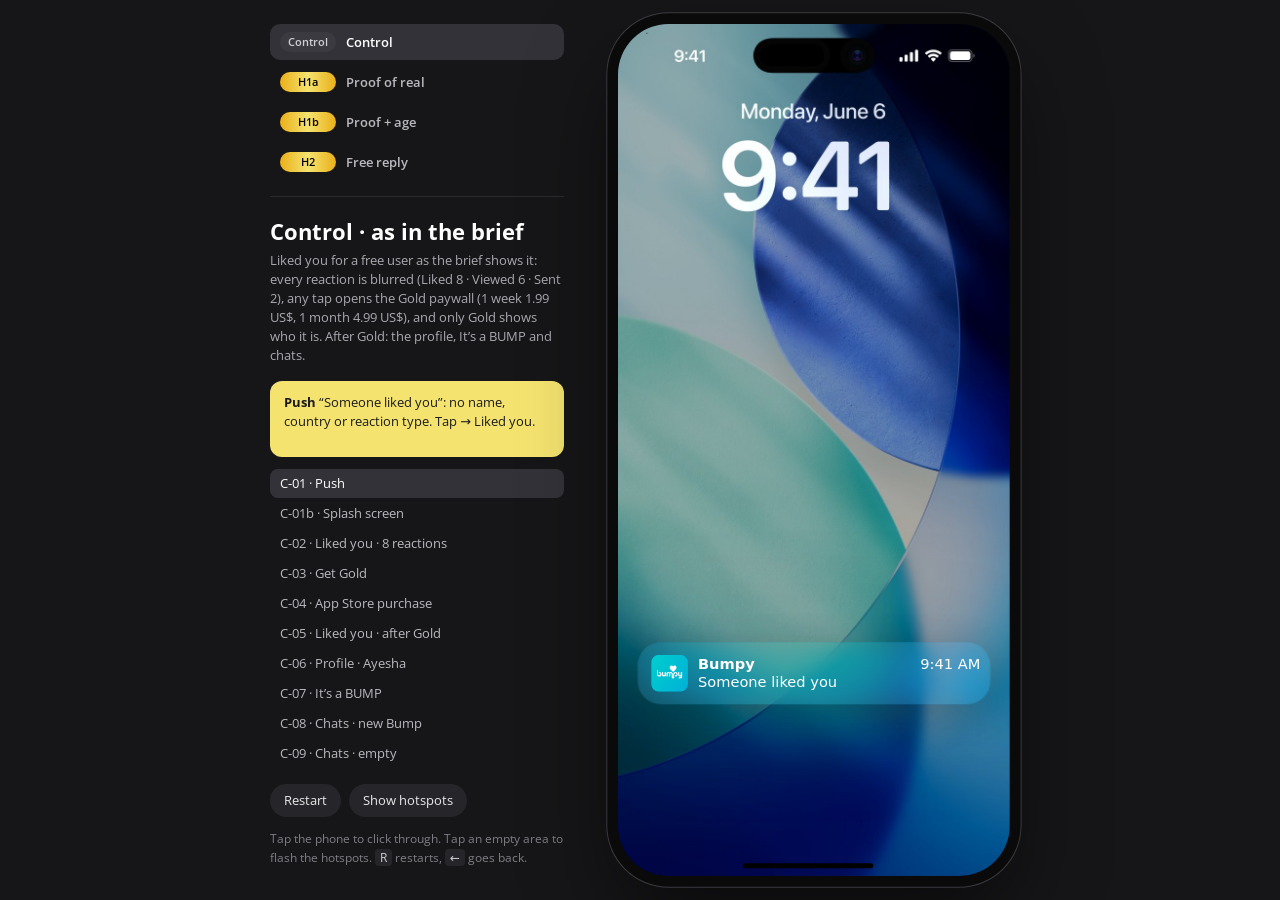
<file: index.html>
<!doctype html>
<html lang="en">
<head>
<meta charset="utf-8">
<title>Bumpy · Liked You prototypes</title>
<meta http-equiv="refresh" content="0; url=current/">
<script>location.replace('current/' + location.hash);</script>
</head>
<body><a href="current/">Open the prototypes</a></body>
</html>
</file>
